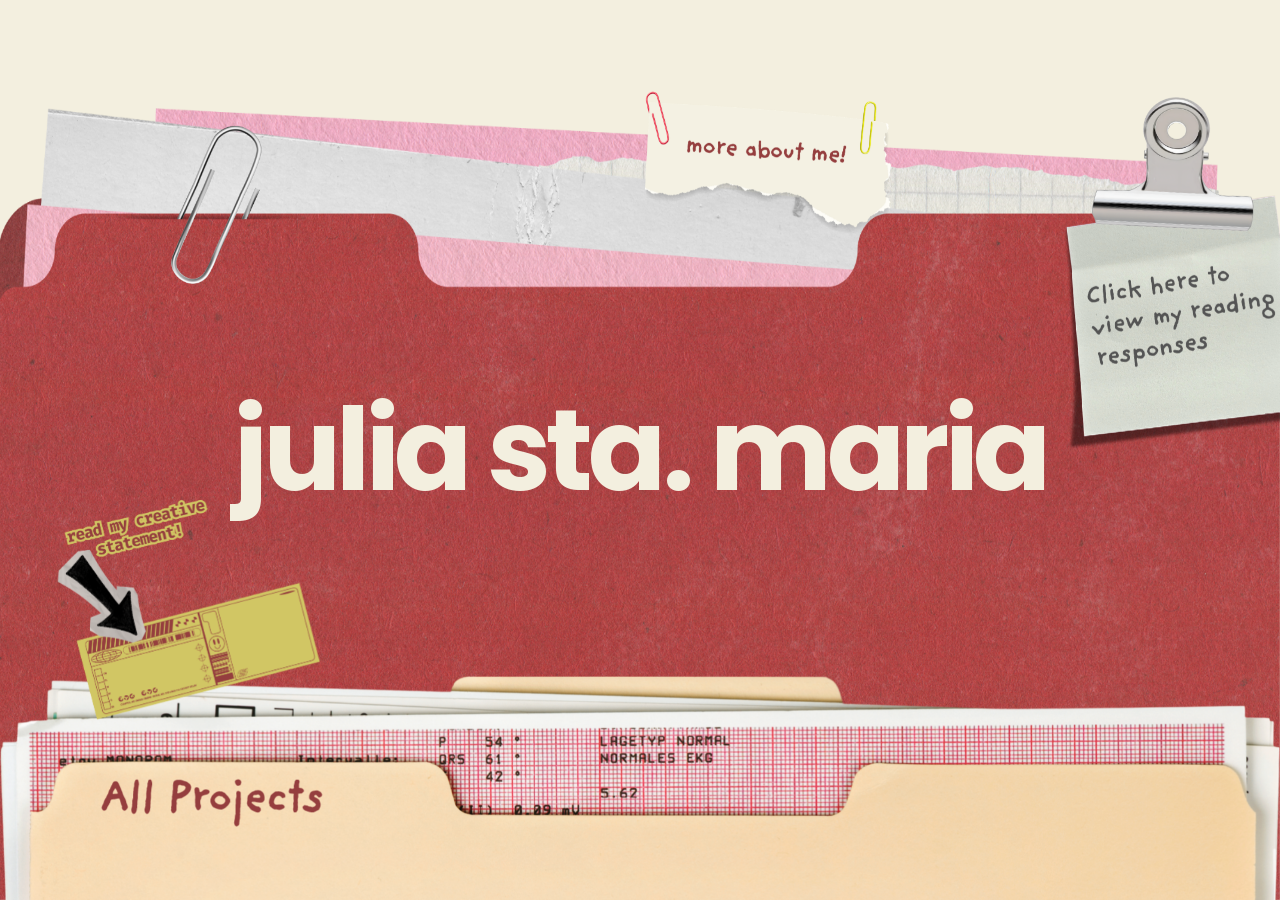
<file: index.html>
<html>
    
  <head>
    <link rel="stylesheet" href="style.css">
      <link rel="preconnect" href="https://fonts.googleapis.com">
      <link rel="preconnect" href="https://fonts.gstatic.com" crossorigin>
      <link href="https://fonts.googleapis.com/css2?family=Poppins:wght@400;600;700;800&display=swap" rel="stylesheet">
  </head>

  <body> 

    <h1 class="home-name">julia sta. maria</h1>
    
<div class="home-folder">
    <img
        class="home-folder-background"
        src="back folder.webp"
        alt=""
    >

    <a href="index.html" class="home-paperclip">
        <img src="paperclip.webp" alt="Home">
    </a>
</div>
    <a href="All Responses.html" class="readings-note">
    <img src="index all works.webp" alt="View my reading responses">
</a>

  <a href="All Projects.html" class="projects-folder">
    <img src="all projects.webp" alt="All Projects">
</a>

    <a href="About me.html" class="about-note">
    <img src="menu about me.webp" alt="More about me">
</a>

<a href="Statement.html" class="statement-ticket">
    <img src="menu cs.webp" alt="Read my creative statement">
</a>

  </body>
</html>
</file>
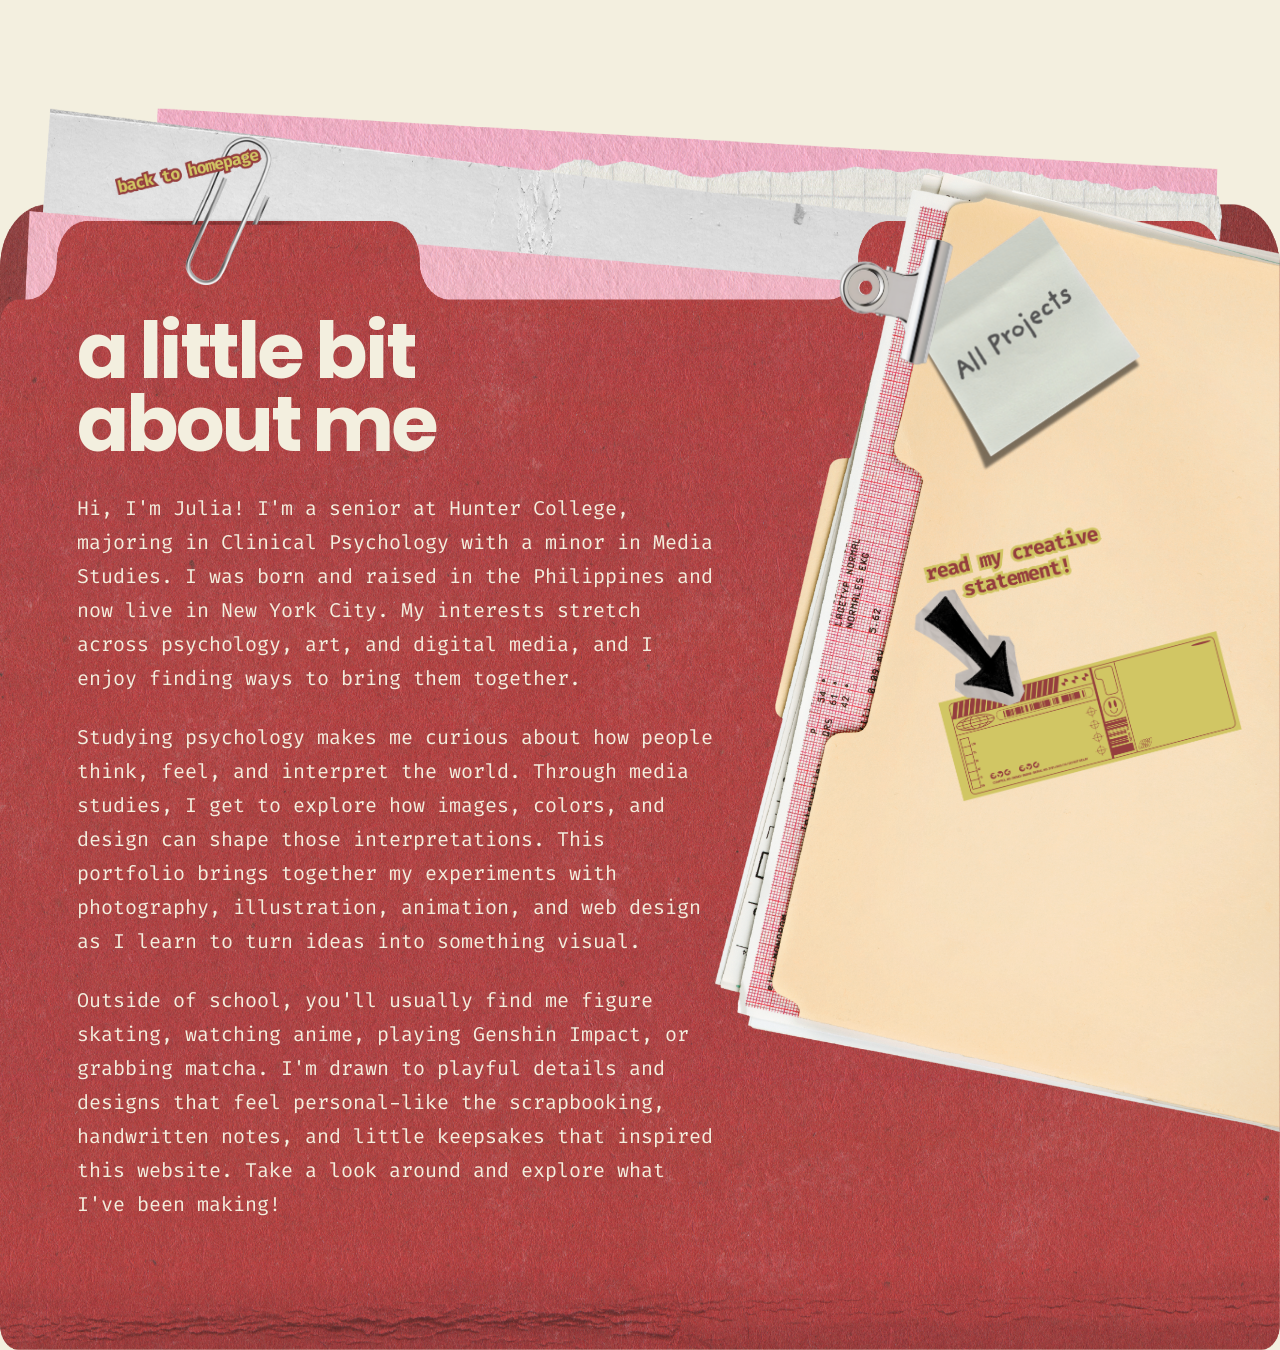
<file: About me.html>
<!DOCTYPE html>
<html lang="en">
<head>
    <meta charset="UTF-8">
    <meta name="viewport" content="width=device-width, initial-scale=1">
    <title>About Me</title>
    <link rel="stylesheet" href="style.css">

        <link rel="preconnect" href="https://fonts.googleapis.com">
        <link rel="preconnect" href="https://fonts.gstatic.com" crossorigin>
        <link href="https://fonts.googleapis.com/css2?family=Poppins:wght@400;600;700;800&display=swap" rel="stylesheet">
        <link href="https://fonts.googleapis.com/css2?family=Fira+Code:wght@400;500;600&display=swap" rel="stylesheet">

</head>

<body class="about-page">

    <img class="side-menu-folder"
         src="menu yellow folder.webp"
         alt="">

    <!-- Home paperclip -->
    <a href="index.html" class="menu-paperclip">
        <img src="menu paperclip.webp"
             alt="Back to homepage">
    </a>

    <!-- Introduction -->
    <section class="about-intro">
        <h1>a little bit<br>about me</h1>

        <p>
            Hi, I'm Julia! I'm a senior at Hunter College, majoring in Clinical Psychology with a minor in Media Studies. 
            I was born and raised in the Philippines and now live in New York City. 
            My interests stretch across psychology, art, and digital media, 
            and I enjoy finding ways to bring them together.
        </p>

        <p>
            Studying psychology makes me curious about how people think, feel, and 
            interpret the world. Through media studies, I get to explore how images, colors, 
            and design can shape those interpretations. This portfolio brings together my experiments with photography, 
            illustration, animation, and web design as I learn to turn ideas into something visual.
        </p>

        <p>
            Outside of school, you'll usually find me figure skating, watching anime, 
            playing Genshin Impact, or grabbing matcha. I'm drawn to playful details and designs that 
            feel personal-like the scrapbooking, handwritten notes, and little keepsakes that inspired this website. 
            Take a look around and explore what I've been making!
        </p>
    </section>

            <!-- Right-side navigation menu elements -->
<nav class="right-menu" aria-label="Portfolio navigation">

    <a href="All Projects.html" class="right-menu-projects">
        <img src="menu all projects.webp"
             alt="View all projects">
    </a>

    <a href="Creative Statement.html" class="right-menu-ticket">
        <img src="menu cs.webp"
             alt="Read my creative statement">
    </a>

    </nav>

</body>
</html>
</file>
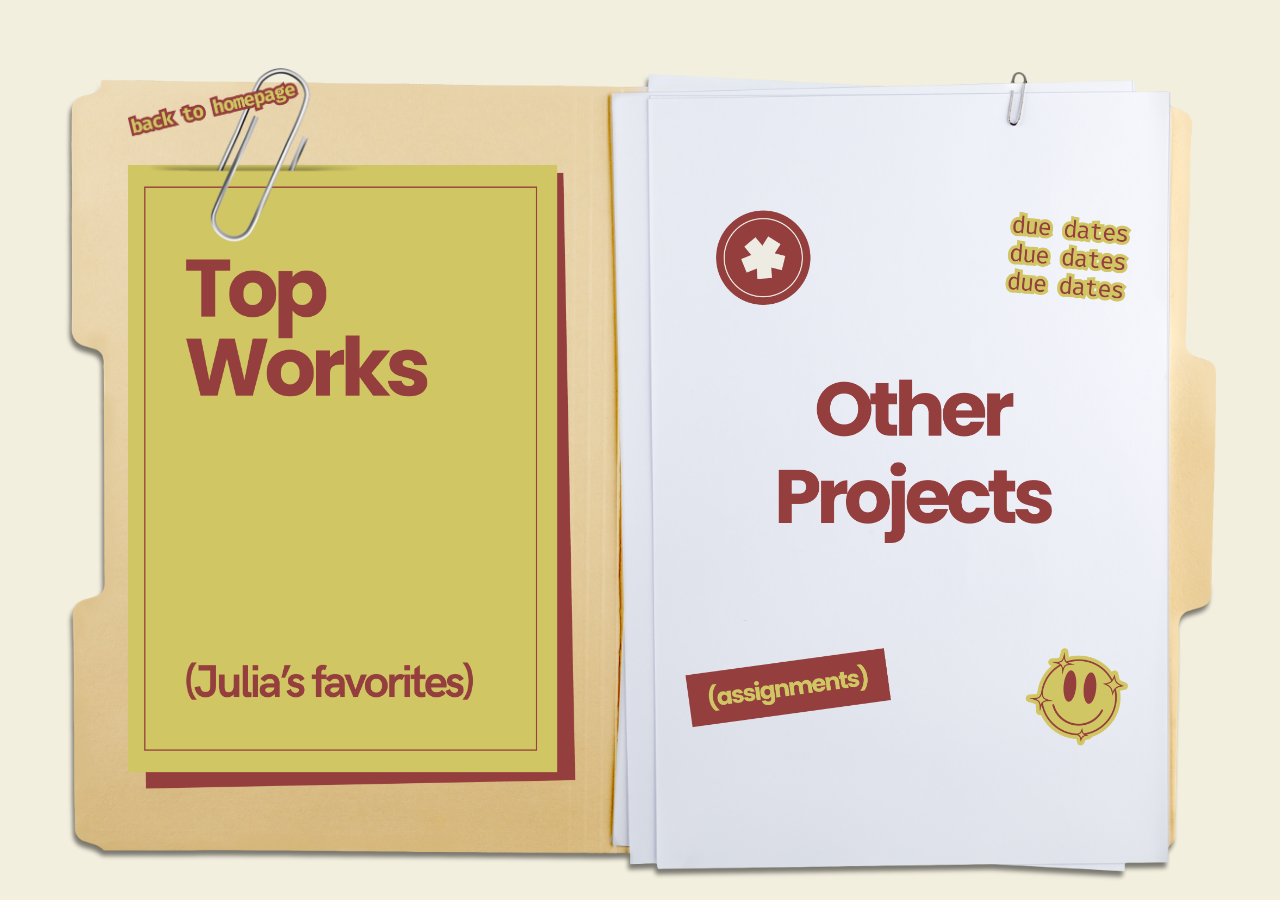
<file: All Projects.html>
<!DOCTYPE html>
<html lang="en">
<head>
    <meta charset="UTF-8">
    <meta name="viewport" content="width=device-width, initial-scale=1">
    <title>All Projects</title>
    <link rel="stylesheet" href="style.css">
</head>

<body class="projects-page">

    <!-- Top Works panel and attached paperclip -->
    <div class="projects-top-group">
        <div class="projects-panel">

            <a href="Top Works.html" class="top-works">
                <img src="top projects.webp"
                     alt="View my top works">
            </a>

            <a href="index.html" class="menu-paperclip">
                <img src="menu paperclip.webp"
                     alt="Back to homepage">
            </a>

        </div>
    </div>

    <!-- Other Projects -->
    <a href="Other Projects.html" class="other-projects">
        <img src="other projects.webp"
             alt="View my other projects">
    </a>

    <!-- Decorative folder behind the panels -->
    <img src="project menu.webp"
         alt=""
         class="projects-yellow-folder">

</body>
</html>
</file>
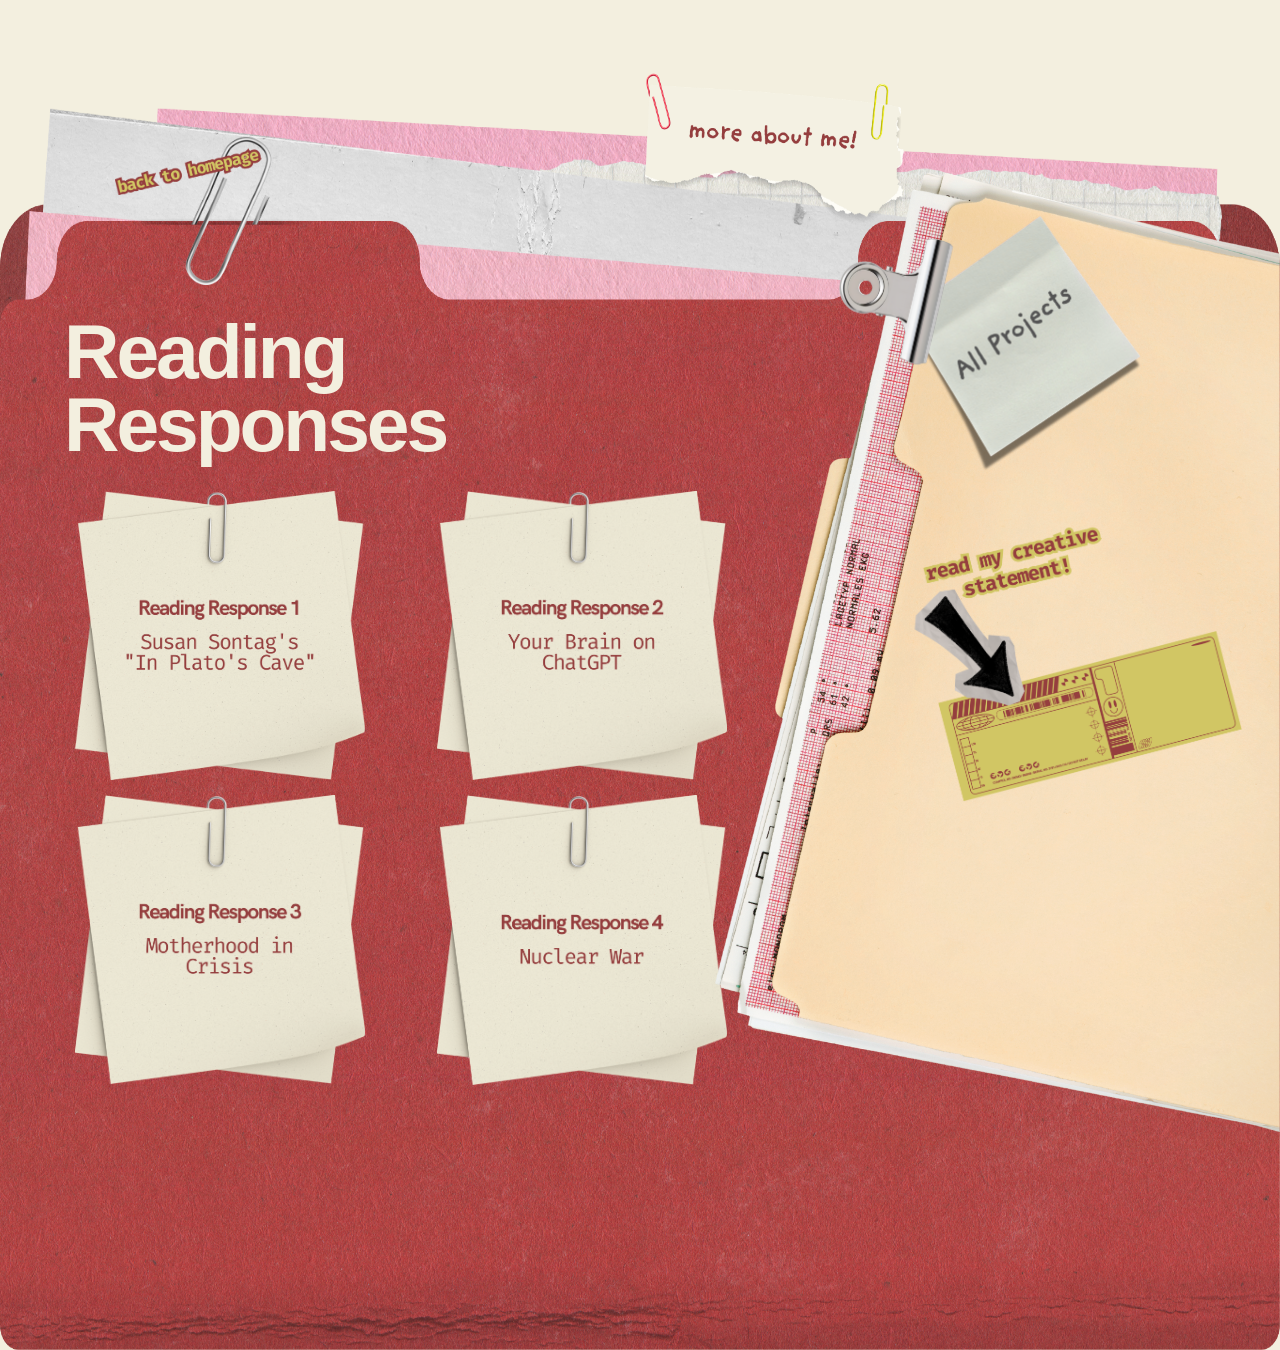
<file: All Responses.html>
<html>
<html>
<head>
    <title>Reading Responses</title>
    <link rel="stylesheet" href="style.css">
</head>

<body class="about-page">

    <img class="side-menu-folder"
         src="menu yellow folder.webp"
         alt="">

    <!-- Home paperclip -->
    <a href="index.html" class="menu-paperclip">
        <img src="menu paperclip.webp"
             alt="Back to homepage">
    </a>

<dialog id="reading1" class="reading-popup"
        aria-label="Reading Response 1: In Plato's Cave">

    <div class="reading-paper">
        <div class="reading-text">
            <p>When I take a photograph, I am usually trying to hold on to something, whether that may be a moment, a feeling, or a detail that I might otherwise forget. Photography gives me a way to pay attention to my surroundings and decide what matters to me. Reading Susan Sontag's "In Plato's Cave," however, made me question whether taking a picture always helps me appreciate an experience. Sometimes, the desire to perfectly capture a moment can become more important than actually being present in it.</p>
            <p>One of the ideas that stood out to me is Sontag's argument that photographs are interpretations of the world. It is easy to think of a photograph as proof because it shows something that existed in front of a camera. However, the photographer still chooses the angle, timing, framing, and which image to keep. These choices affect the viewers' reactions and understanding of the photograph. The same place or person can appear completely different depending on how they are photographed. Even without editing the image, the photographer already shapes its meaning by deciding what belongs inside the frame.</p>
            <p>I think this makes social media extremely relevant. Different social platforms online often portray someone's life. A photograph can capture a happy moment without showing the stress or uncertainty surrounding it. I do not think that makes the positive emotions false, but it does make the picture incomplete and, in a way, inauthentic. As someone who both views and consumes this form of online content, I want to be more aware of that gap and bias.</p>
            <p>To interpret the current state of the world, I would be interested in exploring the relationship between what people show and what they experience privately, with absolute consideration for online discretion and safety, of course. Photography could capture everyday spaces, expressions, and small details, while illustration or text could introduce feelings that are not immediately visible. For example, models and public figures often post more photographs than text-focused content. Meanwhile, companies often mix images with creative illustrations and witty captions to market their products to consumers.</p>
            <p>Throughout the semester, I would like my projects to connect through attention to everyday life and the differences between appearance and experience. Even when the tools or formats change, I could return to questions about what an image reveals, what it leaves out, and how an audience might interpret it. Each project could help me become more deliberate about those directions.</p>
            <p>Photography and image making offer me a way to communicate a perspective, a feeling, or an idea. However, these also require me to recognize their limits. I want to create work that encourages someone to pause, notice the details, or question an initial impression. Sontag's chapter encourages me to think beyond whether an image simply looks appealing to the viewer or if it delivers the feeling or idea I am trying to show. That is an approach I hope to develop as I learn new ways of making images and connecting them to the world around me.</p>
        </div>

        <button type="button" class="close-reading"
                aria-label="Close reading response"
                onclick="document.getElementById('reading1').close()">
            <img src="x.webp" alt="">
        </button>

    </div>
</dialog>

<dialog id="reading2" class="reading-popup"
        aria-label="Reading Response 2: Your Brain on ChatGPT">

    <div class="reading-paper">
        <div class="reading-text">
            <p>After reading Your Brain on ChatGPT and watching Brain Experts WARNING: Watch This Before Using ChatGPT Again!, I started thinking more about how artificial intelligence has become part of everyday life, especially for students. I personally use ChatGPT pretty frequently for school, whether I am studying, trying to understand a difficult concept, organizing information, or getting feedback on something I have written. As a psychology major, I found the topic really interesting because it connects to concepts I study, such as memory, learning, attention, and cognitive processing. The MIT study found differences in brain activity between people who completed an essay using an LLM, a search engine, or only their own knowledge. It also found that participants who relied on an LLM had more difficulty recalling what they had written. Reading about these results made me think about how relying too heavily on AI could affect how deeply we process and remember information.</p>
            <p>However, I still believe that AI is a great tool to have. I do not think the technology itself is necessarily the problem. Instead, I think the bigger issue is how people choose to use it. AI should be a tool that supports our abilities rather than a replacement for them. Nowadays, it can be tempting to immediately turn to AI to generate an answer, complete an assignment, or solve a problem without first trying to understand it ourselves. While this may save time, it can also take away the mental effort involved in actually learning something. This relates to the idea of cognitive debt discussed in the materials. If we constantly allow AI to do the difficult thinking for us, we may become dependent on it rather than developing our own understanding.</p>
            <p>I have noticed this difference in the way I use ChatGPT myself. When I simply ask for an answer and read it, I might understand it in the moment, but I am less likely to remember it later. On the other hand, when I first try to understand something myself and then use ChatGPT to clarify what I got wrong, explain a confusing concept differently, or quiz me, I am much more engaged. This is especially useful for me as a psychology major because there are many theories and concepts that require more than memorizing definitions. I need to understand how they work and be able to apply them independently. In that situation, AI can actually help my learning rather than replace it.</p>
            <p>The article and video did not make me view AI negatively. Instead, they made me more aware of the responsibility that comes with using it. I think AI is an extremely useful resource, and I will continue using it for school and in my everyday life. However, I also think there needs to be a balance. Having access to a tool that can immediately provide information does not mean we should stop challenging ourselves to think, learn, and solve problems independently. As a psychology student, these materials made me more conscious of my own cognitive habits and how technology can influence them. My biggest takeaway is that AI is most beneficial when it works alongside our thinking, not when it replaces our ability to critically think altogether.</p>
        </div>

        <button type="button" class="close-reading"
                aria-label="Close reading response"
                onclick="document.getElementById('reading2').close()">
            <img src="x.webp" alt="">
        </button>

    </div>
</dialog>

<dialog id="reading3" class="reading-popup"
        aria-label="Reading Response 3: Motherhood in Crisis">

    <div class="reading-paper">
        <div class="reading-text">
            <p>After exploring the website, I chose to focus on Heela's story, My Stolen Future. The story is part of a series that highlights the struggles women face during pregnancy and childbirth in Sierra Leone. What caught my attention was how the creators used illustrations alongside photographs, text, and video to tell these women's stories. I think this combination was effective because it allowed readers to understand not only the situations these women experienced but also the emotions surrounding them. Heela's story especially stood out to me because of its focus on a young girl's future and how circumstances beyond her control can change the direction of her life.</p>
            <p>One thing I noticed about the illustrations was how different they felt compared to traditional photographs. Photographs capture real people and environments as they appear, while illustrations allow artists to recreate moments and emphasize certain details. Through the use of colors, facial expressions, and the arrangement of scenes, illustrations can communicate emotions that might be difficult to capture through photography alone. In Heela's story, I think this approach is meaningful because the title itself, My Stolen Future, suggests a loss of opportunities and the life she might have imagined for herself. Illustrations allow readers to visualize these experiences in a way that feels more personal rather than simply reading about them.</p>
            <p>Another reason I think illustrations were used is because of the sensitive nature of the story. The series addresses issues involving pregnancy, healthcare, and the challenges women face in Sierra Leone. These are personal experiences, and photographing every moment might not always be appropriate or possible. Illustrations provide an alternative way to represent difficult situations without exposing the people involved to unnecessary attention. They also give the artists more freedom to portray memories, emotions, and events that may not have been captured on camera. I think this is an important advantage because it allows the story to remain emotionally powerful while still respecting the dignity of the individuals involved.</p>
            <p>Compared to text alone, illustrations also make the story easier to follow and more engaging. Written descriptions can explain what happened, but visual storytelling helps readers imagine the environment and connect with the people involved. I found that the graphic novel format made the story feel more personal because the illustrations encouraged me to pay attention to the experiences being described rather than just the information being presented. At the same time, photographs serve a different purpose by showing the actual people and conditions behind the story. I think using both forms of media creates a balance between documenting reality and communicating emotions.</p>
            <p>I think the use of illustrations in Heela's story was an effective storytelling choice. Rather than replacing photography or text, the illustrations added another perspective that helped communicate the emotional impact of her experiences. This project showed me that illustrations can serve a much bigger purpose than simply making an article visually appealing. They can help tell stories that are difficult to document, encourage empathy, and bring attention to important social issues. For me, the combination of different visual elements made Heela's story more memorable and demonstrated how powerful illustration can be as a form of journalism.</p>
        </div>

        <button type="button" class="close-reading"
                aria-label="Close reading response"
                onclick="document.getElementById('reading3').close()">
            <img src="x.webp" alt="">
        </button>

    </div>
</dialog>

<dialog id="reading4" class="reading-popup"
        aria-label="Reading Response 4: Nuclear War">

    <div class="reading-paper">
        <div class="reading-text">
            <p>Work in progress...</p>
        </div>

        <button type="button" class="close-reading"
                aria-label="Close reading response"
                onclick="document.getElementById('reading4').close()">
            <img src="x.webp" alt="">
        </button>

    </div>
</dialog>

<body class="readings-page">

        <main class="readings-content">
            <h1>Reading<br>Responses</h1>

            <div class="reading-cards">

                <button class="reading-card"
                        onclick="document.getElementById('reading1').showModal()">
                    <img src="rr1.webp"
                        alt="Read response 1: In Plato's Cave">
                </button>

                <button class="reading-card"
                        onclick="document.getElementById('reading2').showModal()">
                    <img src="rr2.webp"
                        alt="Reading Response 2: Your Brain on ChatGPT">
                </button>

                <button class="reading-card"
                        onclick="document.getElementById('reading3').showModal()">
                    <img src="rr3.webp"
                        alt="Reading Response 3: Motherhood in Crisis">
                </button>

                <button class="reading-card"
                        onclick="document.getElementById('reading4').showModal()">
                    <img src="rr4.webp"
                        alt="Reading Response 4: Nuclear War">
                </button>

            </div>
        </main>

        <!-- Right-side navigation menu elements -->
<nav class="right-menu" aria-label="Portfolio navigation">

    <a href="About me.html" class="right-menu-about">
        <img src="menu about me.webp"
             alt="More about me">
    </a>

    <a href="All Projects.html" class="right-menu-projects">
        <img src="menu all projects.webp"
             alt="View all projects">
    </a>

    <a href="Creative Statement.html" class="right-menu-ticket">
        <img src="menu cs.webp"
             alt="Read my creative statement">
    </a>

    </nav>

</body>
</html>
</file>
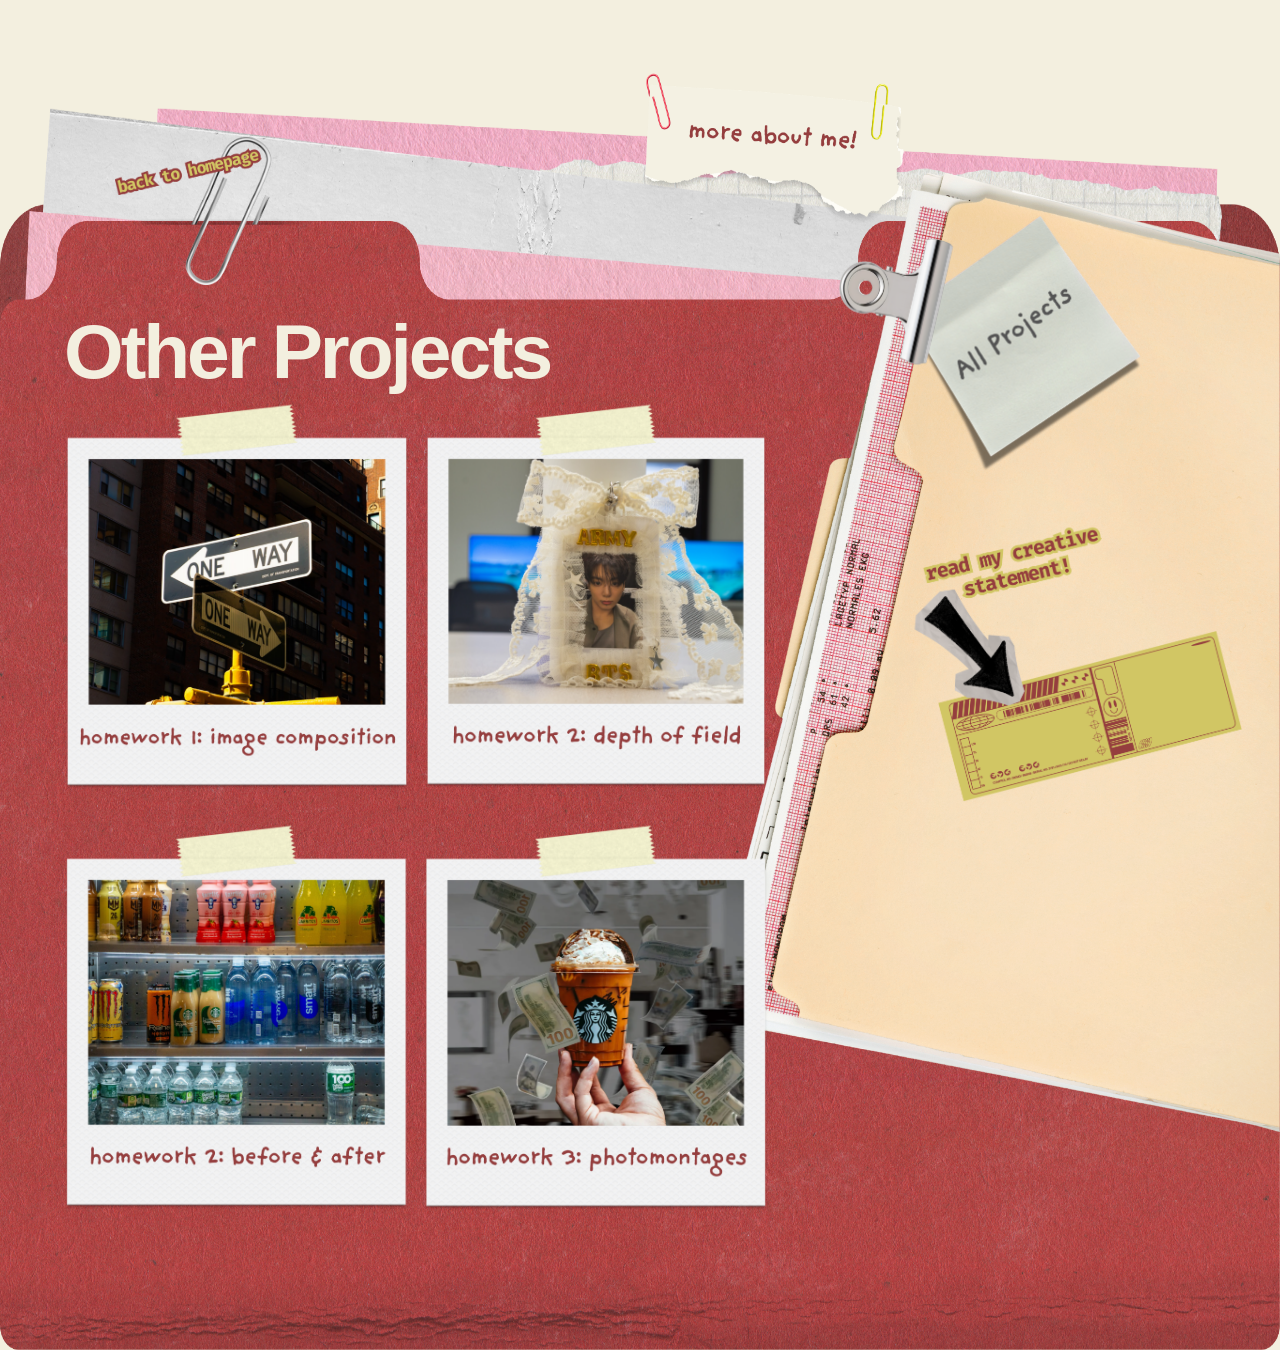
<file: Other Projects.html>
<!DOCTYPE html>
<html lang="en">
<head>
    <meta charset="UTF-8">
    <meta name="viewport" content="width=device-width, initial-scale=1">
    <title>Other Projects</title>

    <link rel="stylesheet" href="style.css">

    <link rel="preconnect" href="https://fonts.googleapis.com">
    <link rel="preconnect" href="https://fonts.gstatic.com" crossorigin>
    <link href="https://fonts.googleapis.com/css2?family=Poppins:wght@400;600;700;800&display=swap"
          rel="stylesheet">
</head>

<body class="about-page other-works-page">

    <!-- Decorative folder -->
    <img class="side-menu-folder"
         src="menu yellow folder.webp"
         alt="">

    <!-- Home paperclip -->
    <a href="index.html" class="menu-paperclip">
        <img src="menu paperclip.webp"
             alt="Back to homepage">
    </a>

    <!-- Heading and clickable projects -->
    <main class="readings-content other-projects-content">
        <h1>Other Projects</h1>

        <div class="other-project-cards">

            <button type="button" class="other-project-card"
                    onclick="document.getElementById('other1').showModal()">
                <img src="h1.png"
                     alt="View street sign project">
            </button>

            <button type="button" class="other-project-card"
                    onclick="document.getElementById('other2').showModal()">
                <img src="h2 dof.png"
                     alt="View depth of field project">
            </button>

            <button type="button" class="other-project-card"
                    onclick="document.getElementById('other3').showModal()">
                <img src="h2.png"
                     alt="View project 3">
            </button>

            <button type="button" class="other-project-card"
                    onclick="document.getElementById('other4').showModal()">
                <img src="h3.png"
                     alt="View project 4">
            </button>

        </div>
    </main>

    <!-- Project 1 popup: next arrow only -->
    <dialog id="other1"
            class="project-image-popup"
            aria-label="Street sign project"
            onclick="if (event.target === this) closeProjectPopup(this)">

        <img src="popup h1.png"
             alt="Street sign project details">

        <button type="button" class="popup-arrow popup-next"
                aria-label="Next project"
                onclick="event.stopPropagation(); switchProject('other1', 'other2')">
            <img src="right.webp" alt="">
        </button>
    </dialog>

    <!-- Project 2 popup: previous and next arrows -->
    <dialog id="other2"
            class="project-image-popup"
            aria-label="Depth of field project"
            onclick="if (event.target === this) closeProjectPopup(this)">

        <img src="popup h2 dof.png"
             alt="Depth of field project details">

        <button type="button" class="popup-arrow popup-prev"
                aria-label="Previous project"
                onclick="event.stopPropagation(); switchProject('other2', 'other1')">
            <img src="left.webp" alt="">
        </button>

        <button type="button" class="popup-arrow popup-next"
                aria-label="Next project"
                onclick="event.stopPropagation(); switchProject('other2', 'other3')">
            <img src="right.webp" alt="">
        </button>
    </dialog>

    <!-- Project 3 popup: previous and next arrows -->
    <dialog id="other3"
            class="project-image-popup"
            aria-label="Project 3"
            onclick="if (event.target === this) closeProjectPopup(this)">

        <img src="popup h2.png"
             alt="Project 3 details">

        <button type="button" class="popup-arrow popup-prev"
                aria-label="Previous project"
                onclick="event.stopPropagation(); switchProject('other3', 'other2')">
            <img src="left.webp" alt="">
        </button>

        <button type="button" class="popup-arrow popup-next"
                aria-label="Next project"
                onclick="event.stopPropagation(); switchProject('other3', 'other4')">
            <img src="right.webp" alt="">
        </button>
    </dialog>

    <!-- Project 4 popup: previous arrow only -->
    <dialog id="other4"
            class="project-image-popup"
            aria-label="Project 4"
            onclick="if (event.target === this) closeProjectPopup(this)">

        <img src="popup h3.png"
             alt="Project 4 details">

        <button type="button" class="popup-arrow popup-prev"
                aria-label="Previous project"
                onclick="event.stopPropagation(); switchProject('other4', 'other3')">
            <img src="left.webp" alt="">
        </button>
    </dialog>

    <!-- Right-side navigation -->
    <nav class="right-menu" aria-label="Portfolio navigation">

        <a href="About me.html" class="right-menu-about">
            <img src="menu about me.webp"
                 alt="More about me">
        </a>

        <a href="All Projects.html" class="right-menu-projects">
            <img src="menu all projects.webp"
                 alt="View all projects">
        </a>

        <a href="Statement.html" class="right-menu-ticket">
            <img src="menu cs.webp"
                 alt="Read my creative statement">
        </a>

    </nav>

    <script>
        // Switch between project popups.
        function switchProject(currentId, nextId) {
            const current = document.getElementById(currentId);
            const next = document.getElementById(nextId);

            if (!current || !next) return;
            if (current.classList.contains("closing")) return;

            current.close();
            next.showModal();
        }

        // Play the closing animation before hiding the popup.
        function closeProjectPopup(popup) {
            if (!popup.open || popup.classList.contains("closing")) {
                return;
            }

            const reducedMotion = window.matchMedia(
                "(prefers-reduced-motion: reduce)"
            ).matches;

            if (reducedMotion) {
                popup.close();
                return;
            }

            let fallbackTimer;

            function finish(event) {
                if (
                    event &&
                    (
                        event.target !== popup ||
                        event.pseudoElement ||
                        event.animationName !== "project-image-out"
                    )
                ) {
                    return;
                }

                clearTimeout(fallbackTimer);
                popup.removeEventListener("animationend", finish);
                popup.close();
                popup.classList.remove("closing");
            }

            popup.addEventListener("animationend", finish);
            popup.classList.add("closing");

            // Also close if the animation is interrupted.
            fallbackTimer = setTimeout(finish, 400);
        }

        // Animate closing when Escape is pressed.
        document.querySelectorAll(".project-image-popup").forEach(popup => {
            popup.addEventListener("cancel", event => {
                event.preventDefault();
                closeProjectPopup(popup);
            });
        });
    </script>

</body>
</html>
</file>
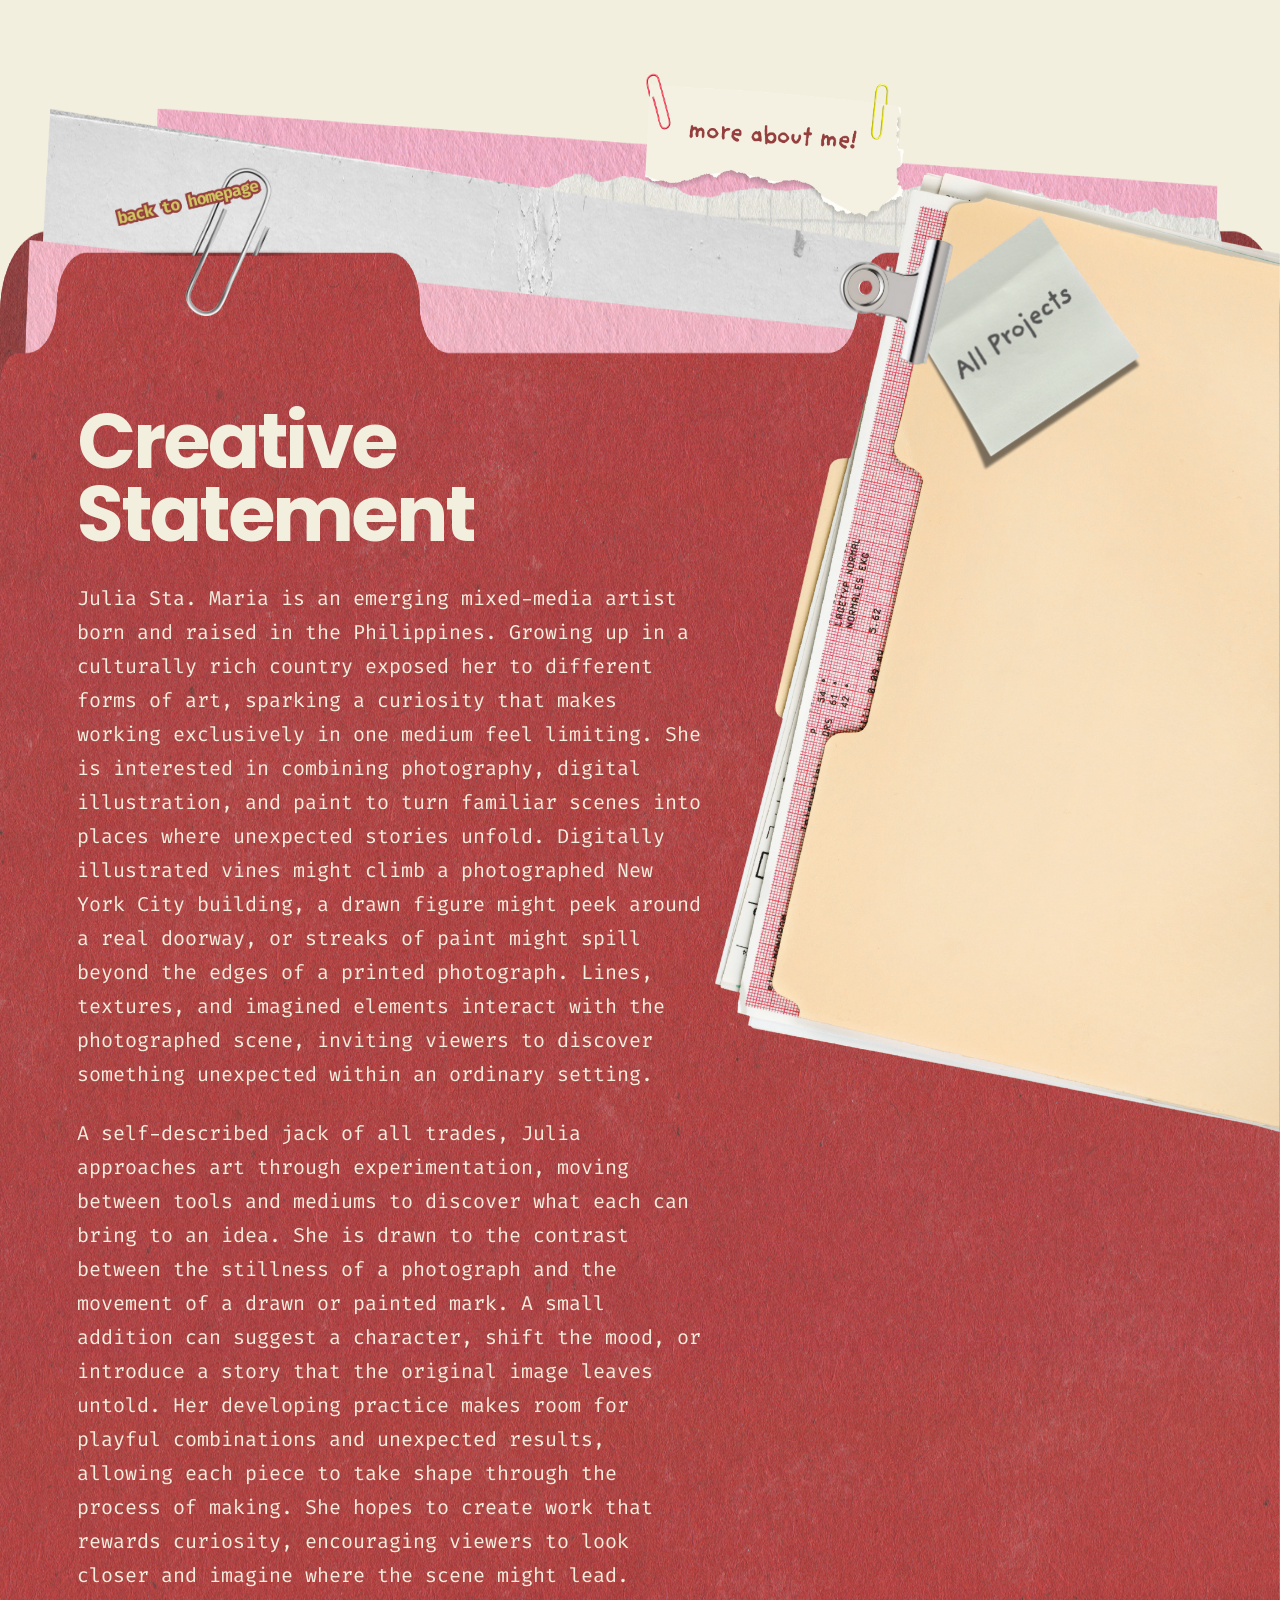
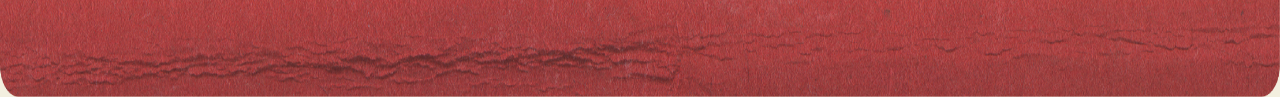
<file: Statement.html>
<!DOCTYPE html>
<head>
    <meta charset="UTF-8">
    <meta name="viewport" content="width=device-width, initial-scale=1">
    <title>Creative Statement</title>
    
    <link rel="stylesheet" href="style.css">
    
        <link rel="preconnect" href="https://fonts.googleapis.com">
        <link rel="preconnect" href="https://fonts.gstatic.com" crossorigin>
        <link href="https://fonts.googleapis.com/css2?family=Poppins:wght@400;600;700;800&display=swap" rel="stylesheet">
        <link href="https://fonts.googleapis.com/css2?family=Fira+Code:wght@400;500;600&display=swap" rel="stylesheet">
</head>

<body class="about-page">

    <img class="side-menu-folder"
         src="menu yellow folder.webp"
         alt="">

    <!-- Home paperclip -->
    <a href="index.html" class="menu-paperclip">
        <img src="menu paperclip.webp"
             alt="Back to homepage">
    </a>

    <!-- Creative statement -->
    <section class="statement">
        <h1>Creative<br>Statement</h1>

        <p class="narrow-paragraph">
            Julia Sta. Maria is an emerging mixed-media artist born and raised in the Philippines. Growing up in a culturally rich country exposed her to different forms of art, sparking a curiosity that makes working exclusively in one medium feel limiting. She is interested in combining photography, digital illustration, and paint to turn familiar scenes into places where unexpected stories unfold. Digitally illustrated vines might climb a photographed New York City building, a drawn figure might peek around a real doorway, or streaks of paint might spill beyond the edges of a printed photograph. Lines, textures, and imagined elements interact with the photographed scene, inviting viewers to discover something unexpected within an ordinary setting.
        </p>

        <p class="wide-paragraph">
           A self-described jack of all trades, Julia approaches art through experimentation, moving between tools and mediums to discover what each can bring to an idea. She is drawn to the contrast between the stillness of a photograph and the movement of a drawn or painted mark. A small addition can suggest a character, shift the mood, or introduce a story that the original image leaves untold. Her developing practice makes room for playful combinations and unexpected results, allowing each piece to take shape through the process of making. She hopes to create work that rewards curiosity, encouraging viewers to look closer and imagine where the scene might lead.
        </p>

    </section>

    <!-- Right-side navigation -->
    <nav class="right-menu" aria-label="Portfolio navigation">

        <a href="About me.html" class="right-menu-about">
            <img src="menu about me.webp"
                 alt="More about me">
        </a>

        <a href="All Projects.html" class="right-menu-projects">
            <img src="menu all projects.webp"
                 alt="View all projects">
        </a>

    </nav>

</body>
</html>
</file>
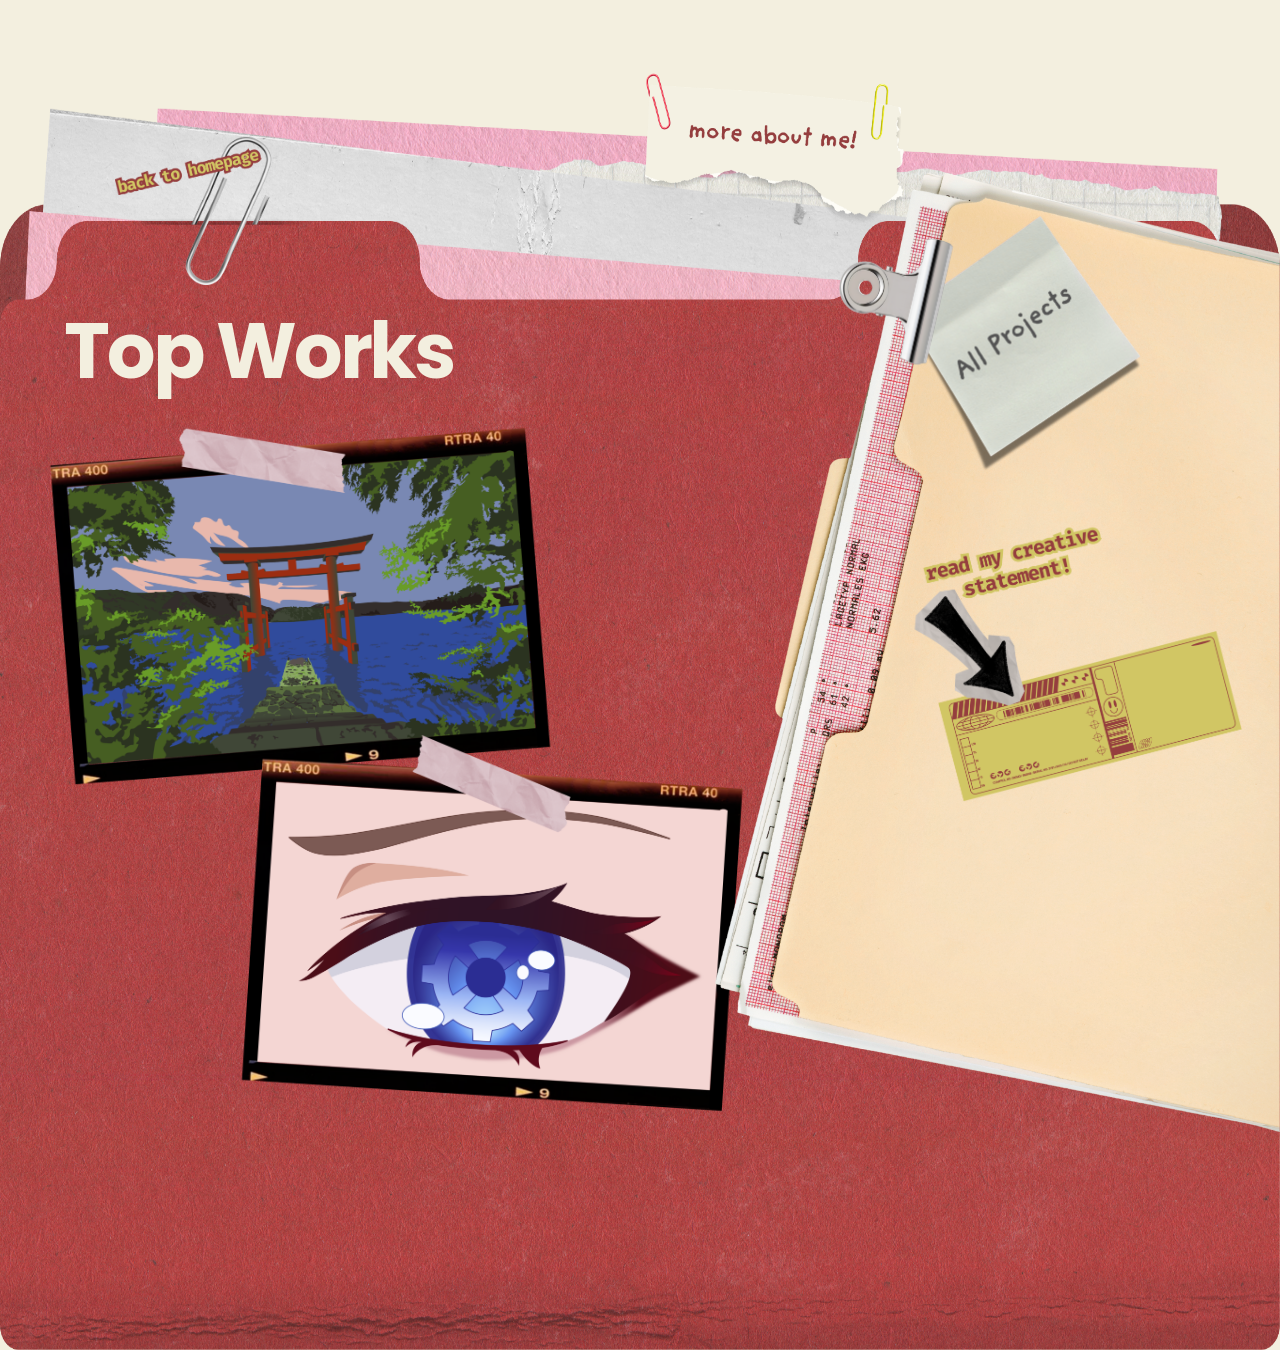
<file: Top Works.html>
<html>
<html lang="en">
<head>
    <meta charset="UTF-8">
    <meta name="viewport" content="width=device-width, initial-scale=1">
    <title>Top Works</title>

    <link rel="stylesheet" href="style.css">

    <link rel="preconnect" href="https://fonts.googleapis.com">
    <link rel="preconnect" href="https://fonts.gstatic.com" crossorigin>
    <link href="https://fonts.googleapis.com/css2?family=Poppins:wght@400;600;700;800&display=swap"
          rel="stylesheet">
</head>

<body class="about-page top-works-page">

    <!-- Decorative yellow folder -->
    <img class="side-menu-folder"
         src="menu yellow folder.webp"
         alt="">

    <!-- Home paperclip -->
    <a href="index.html" class="menu-paperclip">
        <img src="menu paperclip.webp"
             alt="Back to homepage">
    </a>

    <!-- Heading and project cards -->
    <main class="readings-content">
        <h1>Top Works</h1>

        <div class="reading-cards">

            <button type="button" class="reading-card"
                    onclick="document.getElementById('work1').showModal()">
                <img src="p1.png"
                    alt="View Torii Gate project">
            </button>

            <button type="button" class="reading-card"
                    onclick="document.getElementById('work2').showModal()">
                <img src="p2.png"
                     alt="View illustrated eye project">
            </button>

        </div>
    </main>

    <!-- Torii Gate popup -->
    <dialog id="work1"
            class="project-image-popup"
            aria-label="Torii Gate project"
            onclick="if (event.target === this) closeProjectPopup(this)">

        <img src="popup p1.png"
            alt="Torii Gate original photograph and illustrated version">

        <button type="button"
            class="popup-arrow popup-next"
            aria-label="Next project"
            onclick="event.stopPropagation(); switchProject('work1', 'work2')">
        <img src="right.webp" alt="">
        </button>

    </dialog>

    <!-- Illustrated Eye popup -->
    <dialog id="work2"
            class="project-image-popup"
            aria-label="Animated Eye project"
            onclick="if (event.target === this) closeProjectPopup(this)">

        <div class="eye-popup-layout">
            <img class="eye-popup-background"
                src="popup p2.png"
                alt="Animated Eye project, created in Illustrator and Photoshop">

            <img class="eye-popup-gif"
                src="eye-blink.gif"
                alt="Animated blinking eye">
        </div>

        <button type="button"
            class="popup-arrow popup-prev"
            aria-label="Previous project"
            onclick="event.stopPropagation(); switchProject('work2', 'work1')">
        <img src="left.webp" alt="">
        </button>

    </dialog>

    <!-- Right-side navigation -->
    <nav class="right-menu" aria-label="Portfolio navigation">

        <a href="About me.html" class="right-menu-about">
            <img src="menu about me.webp"
                 alt="More about me">
        </a>

        <a href="All Projects.html" class="right-menu-projects">
            <img src="menu all projects.webp"
                 alt="View all projects">
        </a>

        <a href="Statement.html" class="right-menu-ticket">
            <img src="menu cs.webp"
                 alt="Read my creative statement">
        </a>

    </nav>

    <script>

        function switchProject(currentId, nextId) {
    const current = document.getElementById(currentId);
    const next = document.getElementById(nextId);

    if (current.classList.contains("closing")) return;

    current.close();
    next.showModal();
}
        function closeProjectPopup(popup) {
            if (!popup.open || popup.classList.contains("closing")) {
                return;
            }

            const reducedMotion = window.matchMedia(
                "(prefers-reduced-motion: reduce)"
            ).matches;

            if (reducedMotion) {
                popup.close();
                return;
            }

            let fallbackTimer;

            function finish(event) {
                if (
                    event &&
                    (
                        event.target !== popup ||
                        event.pseudoElement ||
                        event.animationName !== "project-image-out"
                    )
                ) {
                    return;
                }

                clearTimeout(fallbackTimer);
                popup.removeEventListener("animationend", finish);
                popup.close();
                popup.classList.remove("closing");
            }

            popup.addEventListener("animationend", finish);
            popup.classList.add("closing");

            // Close even if the animation is interrupted.
            fallbackTimer = setTimeout(finish, 400);
        }

        document.querySelectorAll(".project-image-popup").forEach(popup => {
            popup.addEventListener("cancel", event => {
                event.preventDefault();
                closeProjectPopup(popup);
            });
        });
    </script>

</body>
</html>
</file>
<file: style.css>
body {
    margin: 0;
    height: 100vh;
    height: 100dvh;
    background-color: #f3efdf;
}

.home-name {
    position: fixed;
    top: 50%;
    left: 50%;
    transform: translate(-50%, -50%);
    width: 80%;
    margin: 0;
    z-index: 2;

    font-family: "Poppins", sans-serif;
    font-size: clamp(50px, 9vw, 180px);
    font-weight: 700;
    letter-spacing: -0.04em;
    line-height: 1;
    text-align: center;
    color: #f3efdf;
}

/* Folder starts below the empty top space */
.home-folder {
    position: fixed;
    top: 12vh;
    top: 12dvh;
    bottom: 0;
    left: 0;
    width: 100%;
    pointer-events: none;
}

/* Folder fills the remaining screen height */
.home-folder-background {
    display: block;
    width: 100%;
    height: 100%;
    object-fit: fill;
    pointer-events: none;
}

/* Shared paperclip appearance */
.home-paperclip {
    display: block;
    transform-origin: top center;
    transition: transform 0.2s;
    pointer-events: auto;
}

.home-paperclip img {
    display: block;
    width: 100%;
    height: auto;
}

.home-paperclip:hover,
.home-paperclip:focus-visible {
    transform: translateY(-3px);
}

.home-folder .home-paperclip {
    position: absolute;
    top: 14%;
    left: 9%;
    width: 15%;
    z-index: 3;
    pointer-events: auto;
    transform: translateY(-59%);
    transition: transform 0.2s;
}

.home-folder .home-paperclip:hover,
.home-folder .home-paperclip:focus-visible {
    transform: translateY(calc(-59% - 3px));
}

.projects-folder {
    position: fixed;
    bottom: -100px;
    left: 0;
    width: 100%;
    transition: transform 0.3s;
}

.projects-folder img {
    display: block;
    width: 100%;
    height: auto;
    object-fit: contain;
}

.projects-folder:hover,
.projects-folder:focus-visible {
    transform: translateY(-20px);
}

.readings-note {
    position: absolute;
    top: 10%;
    right: -118px;
    width: 35%;
    rotate: -3deg;
    z-index: 2;
    transition: transform 0.3s;
}

.readings-note img {
    display: block;
    width: 100%;
    height: auto;
}

.readings-note:hover,
.readings-note:focus-visible {
    transform: translate(-10px, -5px);
}

.about-note {
    position: fixed;
    top: 10%;
    left: 50%;
    width: 20%;
    z-index: 2;
    transition: transform 0.3s;
    transform-origin: top center;
}

.about-note img {
    display: block;
    width: 100%;
    height: auto;
}

.about-note:hover,
.about-note:focus-visible {
    animation: wiggle 1.2s ease-in-out infinite;
}

@keyframes wiggle {
    0%, 100% {
        transform: rotate(0deg);
    }

    25% {
        transform: rotate(-2deg);
    }

    75% {
        transform: rotate(2deg);
    }
}

.about-page .home-paperclip {
    position: absolute;
    top: 8.25%;
    left: 9%;
    width: 15%;
    z-index: 10;
    pointer-events: auto;
    cursor: pointer;
}

.about-right {
    pointer-events: none;
}

.about-right .about-photos {
    pointer-events: auto;
}

/* About Me paperclip */
.about-page .menu-paperclip {
position: absolute;
    top: calc(
        var(--folder-top) +
        (100% - var(--folder-top)) * 0.09
    );
    left: 9%;
    width: 18%;
    display: block;
    z-index: 10;
    pointer-events: auto;
    cursor: pointer;
    transform: translateY(-59%);
    transition: transform 0.2s;}

/* Match the working Reading Responses background */
body.about-page {
    --folder-top: 12vh;

    background-position: center var(--folder-top);
    background-size: 100% calc(100% - var(--folder-top));
}

/* Align the updated paperclip with that background */
body.about-page .menu-paperclip {
    position: absolute;
    top: calc(
        var(--folder-top) +
        (100% - var(--folder-top)) * 0.09
    );
    left: 9%;
    width: 18%;
    display: block;
    z-index: 10;
    pointer-events: auto;
    cursor: pointer;
    transform: translateY(-59%);
    transition: transform 0.2s;
    outline: none;
}

body.about-page .menu-paperclip img {
    display: block;
    width: 100%;
    height: auto;
}

body.about-page .menu-paperclip:hover,
body.about-page .menu-paperclip:focus-visible {
    transform: translateY(calc(-59% - 3px));
}

.statement-ticket {
    position: fixed;
    left: 3%;
    bottom: 20%;
    width: 22%;
    z-index: 3;
    transition: transform 0.3s;
    transform-origin: bottom center;
}

.statement-ticket img {
    display: block;
    width: 100%;
    height: auto;
}

.statement-ticket:hover,
.statement-ticket:focus-visible {
    animation: wiggle 1.2s ease-in-out infinite;
}

/* ==================== ALL PROJECTS ==================== */
/* Center the panel and paperclip vertically */
/* Available space for the left group */
.projects-page .projects-top-group {
    position: fixed;
    top: 8%;
    left: 5%;
    width: 45%;
    height: 90%;
    display: flex;
    align-items: center;
    justify-content: center;
    z-index: 10;
    overflow: visible;
}

/* Wrapper matches the actual image size */
.projects-page .projects-panel {
    position: relative;
    width: max-content;
    max-width: 100%;
    height: auto;
    overflow: visible;
}

.projects-page .projects-panel .top-works {
    position: relative;
    inset: auto;
    display: block;
    width: auto;
    height: auto;
    z-index: 2;
}

/* Fit within both the window width and height */
.projects-page .projects-panel .top-works img {
    display: block;
    width: auto;
    height: auto;
    max-width: 35vw;
    max-height: 70vh;
    max-height: 70dvh;
    object-fit: contain;
}

.projects-page .projects-panel .top-works img {
    display: block;
    width: 100%;
    height: auto;
}

.projects-page .projects-panel .top-works {
    transition: transform 0.45s cubic-bezier(0.16, 1, 0.3, 1);
}

.projects-page .projects-panel .top-works:hover,
.projects-page .projects-panel .top-works:focus-visible {
    transform: scale(1.05);
}

.top-works-page .reading-cards {
    column-gap: 0;
    row-gap: 80px;
}

.top-works-page .reading-cards .reading-card {
    width: 190%;
    max-width: none;
    justify-self: center;
}

/* Upper image: move right */
.top-works-page .reading-cards .reading-card:nth-child(1) {
    left: 60px;
}

/* Bottom image: move left and down */
.top-works-page .reading-cards .reading-card:nth-child(2) {
    width: 200%;
    left: -100px;
    margin-top: clamp(150px, 24vw, 400px);
}

.top-works-page .reading-cards .reading-card img {
    display: block;
    width: 100%;
    height: auto;
}

.top-works-page .readings-content h1 {
    font-family: "Poppins", sans-serif;
    font-weight: 700;
}

/* Paperclip anchored to the panel */
.projects-page .projects-panel .menu-paperclip {
    position: absolute;
    top: 0;
    left: 0;
    width: 60%;
    height: auto;
    display: block;
    z-index: 3;
    pointer-events: auto;
    cursor: pointer;
    transform: translateY(-59%);
    transition: transform 0.2s;
}

.projects-page .projects-panel .menu-paperclip img {
    display: block;
    width: 100%;
    height: auto;
}

.projects-page .projects-panel .menu-paperclip:hover,
.projects-page .projects-panel .menu-paperclip:focus-visible {
    transform: translateY(calc(-59% - 3px));
}

/* Other Projects panel */
.projects-page .other-projects {
    position: fixed;
    top: 17%;
    right: 11.5%;
    width: 35%;
    height: 72%;
    display: block;
    z-index: 2;
    transition: transform 0.3s;
}

.projects-page .other-projects img {
    display: block;
    width: 100%;
    height: 100%;
    object-fit: contain;
}

.projects-page .other-projects:hover,
.projects-page .other-projects:focus-visible {
    transform: scale(1.05);
}

/* Decorative folder behind both panels */
.projects-page .projects-yellow-folder {
    position: fixed;
    top: 8%;
    left: 5%;
    width: 90%;
    height: 90%;
    object-fit: fill;
    z-index: 1;
    pointer-events: none;
}

.other-projects-content {
    padding-top: 43vh;
}

.other-projects-content h1 {
    font-family: "Poppins", sans-serif;
    font-size: 6vw;
    font-weight: 700;
    line-height: 0.95;
    letter-spacing: -0.04em;
    color: #f3efdf;
    margin: 0 0 30px;
}

.other-project-cards {
    display: grid;
    grid-template-columns: repeat(2, minmax(0, 1fr));
    column-gap: 15px;
    row-gap: 25px;
    margin-top: 40px;
    align-items: start;
}

.other-project-card {
    display: block;
    width: 100%;
    padding: 0;
    border: none;
    background: transparent;
    cursor: pointer;
    transition: transform 0.45s cubic-bezier(0.16, 1, 0.3, 1);
}

.other-project-cards {
    margin-top: -20px;
}

.other-project-card img {
    display: block;
    width: 100%;
    height: auto;
}

.other-project-cards .other-project-card {
    width: 100%;
    max-width: none;
    justify-self: center;
}

.other-works-page .other-projects-content {
    position: relative;
    z-index: 2;
}

.other-project-cards .other-project-card img {
    display: block;
    width: 100%;
    height: auto;
}

.other-project-card:hover,
.other-project-card:focus-visible {
    transform: scale(1.03);
}

/* ==================== TOP WORKS POP-UP ==================== */
/* Top Works heading */
.top-works-page .readings-content h1 {
    font-family: "Poppins", sans-serif;
    font-weight: 700;
}

/* Popup container */
.project-image-popup {
    width: fit-content;
    max-width: 96vw;
    max-height: 94vh;
    max-height: 94dvh;
    margin: auto;
    padding: 0;
    border: none;
    background: transparent;
    overflow: auto;
    transform-origin: center;
    cursor: default;
    overflow: visible;
}

/* Preserve the complete popup image */
.project-image-popup img {
    display: block;
    width: auto;
    height: auto;
    max-width: 96vw;
    max-height: 94vh;
    max-height: 94dvh;
    object-fit: contain;
    cursor: default;
}

/* Click outside the image to close */
.project-image-popup::backdrop {
    background: rgba(70, 30, 25, 0.65);
    cursor: pointer;
}

/* Opening animation */
.project-image-popup[open] {
    animation: project-image-in 0.5s cubic-bezier(0.16, 1, 0.3, 1);
}

/* Closing animation */
.project-image-popup[open].closing {
    animation: project-image-out 0.3s ease-in forwards;
}

.project-image-popup[open].closing::backdrop {
    animation: popup-backdrop-out 0.3s ease-in forwards;
}

@keyframes project-image-in {
    from {
        opacity: 0;
        transform: scale(0.94);
    }

    to {
        opacity: 1;
        transform: scale(1);
    }
}

@keyframes project-image-out {
    from {
        opacity: 1;
        transform: scale(1);
    }

    to {
        opacity: 0;
        transform: scale(0.94);
    }
}

@keyframes popup-backdrop-out {
    from {
        opacity: 1;
    }

    to {
        opacity: 0;
    }
}

/* Reduced motion */
@media (prefers-reduced-motion: reduce) {
    .project-image-popup[open],
    .project-image-popup[open].closing,
    .project-image-popup[open].closing::backdrop {
        animation: none;
    }
}

.eye-popup-layout {
    position: relative;
    width: fit-content;
    margin: auto;
}

/* Full folder design */
.project-image-popup .eye-popup-background {
    display: block;
    max-width: 96vw;
    max-height: 94dvh;
    width: auto;
    height: auto;
}

/* GIF over the large eye */
.project-image-popup .eye-popup-gif {
    position: absolute;
    left: 50%;
    top: 18%;
    width: 46%;
    height: 39%;
    max-width: none;
    max-height: none;
    object-fit: fill;
    rotate: 3deg;
    pointer-events: none;
}

/* Arrow buttons */
.project-image-popup .popup-arrow {
    position: absolute;
    top: 50%;
    transform-origin: center;
    transform: translateY(-50%);
    width: clamp(45px, 8vw, 140px);
    padding: 0;
    border: none;
    background: transparent;
    cursor: pointer;
    z-index: 5;
    transition: transform 0.25s ease;
}

.project-image-popup .popup-prev {
    left: -50px;
}

.project-image-popup .popup-next {
    right: -50px;
}

.project-image-popup .popup-arrow img {
    display: block;
    width: 100%;
    height: auto;
    max-width: none;
    max-height: none;
    cursor: pointer;
}

.project-image-popup .popup-arrow:hover {
    transform: translateY(-50%) scale(1.08);
}

.project-image-popup .popup-arrow:focus-visible {
    outline: 2px solid #f3efdf;
    outline-offset: 4px;
}

/* ==================== ABOUT ME PAGE ==================== */
body.about-page {
    position: relative;
    margin: 0;
    height: auto;
    min-height: 150vh;
    overflow-y: auto;

    background-color: #f3efdf;
    background-image: url("full red folder.webp");
    background-position: center 12vh;
    background-size: 100% calc(100% - 8vh);
    background-repeat: no-repeat;
    background-attachment: scroll;
}

.about-page .home-paperclip {
    top: 8.25%;
    left: 9%;
    width: 15%;
}

/* Decorations scroll with the page */
.about-page .home-paperclip,
.about-page .statement-ticket {
    position: absolute;
}

/* About Me paperclip */
.about-page .menu-paperclip {
    position: absolute;
    top: 8.25%;
    left: 9%;
    width: 18%;
    display: block;
    z-index: 10;
    transform: none;
    pointer-events: auto;
    cursor: pointer;
    transition: transform 0.2s;
}

.about-page .menu-paperclip img {
    display: block;
    width: 100%;
    height: auto;
}

.about-page .menu-paperclip:hover,
.about-page .menu-paperclip:focus-visible {
    transform: translateY(-3px);
}

/* About Me text */
.about-intro {
    position: relative;
    width: 50%;
    margin-left: 6%;
    padding-top: 35vh;
    padding-bottom: 80px;
    color: #f3efdf;
}

.about-intro h1 {
    font-family: "Poppins", sans-serif;
    font-size: 6vw;
    line-height: 0.95;
    letter-spacing: -0.04em;
    margin: 0 0 30px;
}

.about-intro p {
    font-family: "Fira Code", monospace;
    font-size: 20px;
    line-height: 1.7;
    margin-bottom: 25px;
}

/* ==================== ABOUT ME: RIGHT SIDE ==================== */

.about-right {
    position: absolute;
    top: 8vh;
    right: 0;
    width: 52%;
    aspect-ratio: 1 / 1.05;
}

/* Yellow folder on the right */
.side-menu-folder {
    position: absolute;
    top: 18vh;
    right: 0;
    width: 45%;
    height: auto;
    display: block;
    z-index: 1;
    pointer-events: none;
}

html {
    overflow-x: clip;
}

body.about-page {
    position: relative;
    margin: 0;
    width: 100%;
    max-width: 100%;
    height: auto;
    min-height: 150vh;
    overflow-x: clip;
    overflow-y: auto;

    --folder-top: 12vh;

    background-color: #f3efdf;
    background-image: url("full red folder.webp");
    background-position: right var(--folder-top);
    background-size: 100% calc(100% - var(--folder-top));
    background-repeat: no-repeat;
    background-attachment: scroll;
}

/* Clickable photo strip */
.about-right .about-photos {
    position: absolute;
    top: 40%;
    left: 8%;
    width: 50%;
    z-index: 2;
    transition: transform 0.3s;
}

.about-right .about-photos img {
    display: block;
    width: 100%;
    height: auto;
}

.about-right .about-photos:hover,
.about-right .about-photos:focus-visible {
    transform: scale(1.03);
}

/* Decorative stickers */
.about-right .about-stickers {
    position: absolute;
    top: 40%;
    right: 0;
    width: 50%;
    height: auto;
    z-index: 3;
    pointer-events: none;
}

/* Reading card buttons */
.reading-cards .reading-card {
    display: block;
    width: 100%;
    padding: 0;
    border: none;
    background: transparent;
    cursor: pointer;
    transition: transform 0.3s;
}

.reading-cards .reading-card:hover,
.reading-cards .reading-card:focus-visible {
    transform: scale(1.03);
}

/* Popup */
.readings-page .menu-paperclip {
    position: absolute;
    top: 8.25%;
    left: 9%;
    width: 18%;
    display: block;
    z-index: 10;
    pointer-events: auto;
    cursor: pointer;
    transform: translateY(-15px);
    transition: transform 0.2s;
}

/* Keep the background and clip on the same coordinate system */
body.readings-page {
    --folder-top: 12vh;

    background-position: center var(--folder-top);
    background-size: 100% calc(100% - var(--folder-top));
}

/* Anchor the clip's cut ends to the red edge */
.readings-page .menu-paperclip {
    position: absolute;
    top: calc(
        var(--folder-top) +
        (100% - var(--folder-top)) * 0.09
    );
    left: 9%;
    width: 18%;
    display: block;
    z-index: 10;
    pointer-events: auto;
    cursor: pointer;
    transform: translateY(-59%);
    transition: transform 0.2s;
}

.readings-page .menu-paperclip img {
    display: block;
    width: 100%;
    height: auto;
}

.readings-page .menu-paperclip:hover,
.readings-page .menu-paperclip:focus-visible {
    transform: translateY(calc(-59% - 3px));
}

/* ==================== READING RESPONSES PAGE ==================== */

body.readings-page {
    position: relative;
    margin: 0;
    height: auto;
    min-height: 150vh;

    background-color: #f3efdf;
    background-image: url("full red folder.webp");
    background-position: center 12vh;
    background-size: 100% calc(100% - 12vh);
    background-repeat: no-repeat;
    background-attachment: scroll;
}

.readings-page .home-paperclip {
    position: absolute;
    top: 8.25%;
    left: 9%;
    width: 15%;
    z-index: 3;
}

/* Heading and card area */
.readings-content {
    position: relative;
    width: 55%;
    margin-left: 5%;
    padding-top: 35vh;
    padding-bottom: 80px;
}

.readings-content h1 {
    font-family: Arial, sans-serif;
    font-size: 6vw;
    font-weight: 700;
    line-height: 0.95;
    letter-spacing: -0.04em;
    color: #f3efdf;
    margin: 0 0 30px;
}

/* Two notes per row */
.reading-cards {
    display: grid;
    grid-template-columns: repeat(2, minmax(0, 1fr));
    column-gap: 20px;
    row-gap: 15px;
    align-items: start;
}

/* Note size and appearance */
.reading-cards a,
.reading-cards .reading-card {
    position: relative;
    left: -15px;
    display: block;
    width: 85%;
    justify-self: center;
    padding: 0;
    border: none;
    background: transparent;
    cursor: pointer;
    transition: transform 0.3s;
}

.reading-cards img {
    display: block;
    width: 100%;
    height: auto;
}

/* Hover zoom */
.reading-cards a:hover,
.reading-cards a:focus-visible,
.reading-cards .reading-card:hover,
.reading-cards .reading-card:focus-visible {
    transform: scale(1.03);
}

/* ==================== READING POPUPS ==================== */

.reading-popup {
    box-sizing: border-box;
    width: min(1000px, 94vw);
    max-width: none;
    max-height: none;
    margin: auto;
    padding: 0;
    border: none;
    background: transparent;
    overflow: visible;
    color: #9e3e40;
}

/* Faded background */
.reading-popup::backdrop {
    background: rgba(150, 65, 60, 0.5);
}

/* Same paper container size for every response */
.reading-paper {
    position: relative;
    width: 100%;
    height: 85vh;
    height: 85dvh;
    background-size: 100% 100%;
    background-position: center;
    background-repeat: no-repeat;
}

/* Different paper image for each reading popup */
#reading1 .reading-paper {
    background-image: url("response1.webp");
}

#reading2 .reading-paper {
    background-image: url("response2.webp");
}

#reading3 .reading-paper {
    background-image: url("response3.webp");
}

#reading4 .reading-paper {
    background-image: url("response4.webp");
}

/* Scrollable inside the white paper */
.reading-text {
    position: absolute;
    top: 36%;
    bottom: 15%;
    left: 18%;
    right: 4%;

    overflow-y: auto;
    overscroll-behavior: contain;
    padding: 0 10px 10px 0;
    box-sizing: border-box;
}

.reading-text p {
    font-family: "Courier New", monospace;
    font-size: 18px;
    line-height: 1.7;
    margin: 0 0 25px;
}

/* Close button */
.close-reading {
    position: absolute;
    right: 1.5%;
    bottom: 8%;
    width: 45px;
    margin: 0;
    padding: 0;
    border: none;
    background: transparent;
    box-shadow: none;
    outline: none;
    cursor: pointer;
    z-index: 3;
    transition: transform 0.2s;
}

.close-reading img {
    display: block;
    width: 100%;
    height: auto;
}

.close-reading:hover {
    transform: scale(1.1);
}

/* Show an outline only for keyboard navigation */
.close-reading:focus-visible {
    outline: 2px solid #9e3e40;
    outline-offset: 4px;
}

/* Popup entrance */
.reading-popup[open] {
    transform-origin: center;
    animation: reading-pop-in 0.35s ease-out;
}

@keyframes reading-pop-in {
    from {
        opacity: 0;
        transform: scale(0.85);
    }

    to {
        opacity: 1;
        transform: scale(1);
    }
}

/* Fade in the backdrop */
.reading-popup[open]::backdrop {
    animation: reading-backdrop-in 0.35s ease-out;
}

@keyframes reading-backdrop-in {
    from {
        opacity: 0;
    }

    to {
        opacity: 1;
    }
}

/* Respect reduced motion preferences */
@media (prefers-reduced-motion: reduce) {
    .reading-popup[open],
    .reading-popup[open]::backdrop {
        animation: none;
    }
}

/* Right-side menu: scrolls with the page */
.right-menu {
    position: absolute;
    top: 8vh;
    right: 0;
    width: 50%;
    aspect-ratio: 1 / 1;
    z-index: 5;
    pointer-events: none;
}

.right-menu a {
    position: absolute;
    display: block;
    pointer-events: auto;
    cursor: pointer;
}

.right-menu a img {
    display: block;
    width: 100%;
    height: auto;
}

/* Ripped About Me note */
.right-menu-about {
    top: 0;
    left: 0;
    width: 42%;
    transform-origin: top center;
}

.right-menu-about:hover,
.right-menu-about:focus-visible {
    animation: wiggle 1.2s ease-in-out infinite;
}

/* Decorative metal clip */
.right-menu-clip {
    position: fixed;
    top: -2%;
    left: 38%;
    width: 21%;
    height: auto;
    z-index: 2;
    pointer-events: none;
}

/* All Projects sticky note */
.right-menu-projects {
    top: 22%;
    right: 21%;
    width: 50%;
    transition: transform 0.3s;
}

.right-menu-projects:hover,
.right-menu-projects:focus-visible {
    transform: translate(-6px, -4px);
}

/* Creative Statement ticket */
.right-menu-ticket {
    top: 70%;
    right: 6%;
    width: 55%;
    transform-origin: bottom center;
}

.right-menu-ticket:hover,
.right-menu-ticket:focus-visible {
    animation: wiggle 1.2s ease-in-out infinite;
}

/* Statement text */
/* Statement text */
.statement {
    position: relative;
    width: 49%;
    margin-left: 6%;
    padding-top: 45vh;
    padding-bottom: 80px;
    color: #f3efdf;
}

.statement .wide-paragraph {
    width: 88vw;
}

.statement h1 {
    font-family: "Poppins", sans-serif;
    font-size: 6vw;
    line-height: 0.95;
    letter-spacing: -0.04em;
    margin: 0 0 30px;
}

.statement p {
    font-family: "Fira Code", monospace;
    font-weight: 400;
    font-size: 20px;
    line-height: 1.7;
    margin-bottom: 25px;
}

.statement .narrow-paragraph,
.statement .wide-paragraph {
    width: 100%;
    box-sizing: border-box;
    margin-top: 25px;
    overflow-wrap: break-word;
}
</file>
